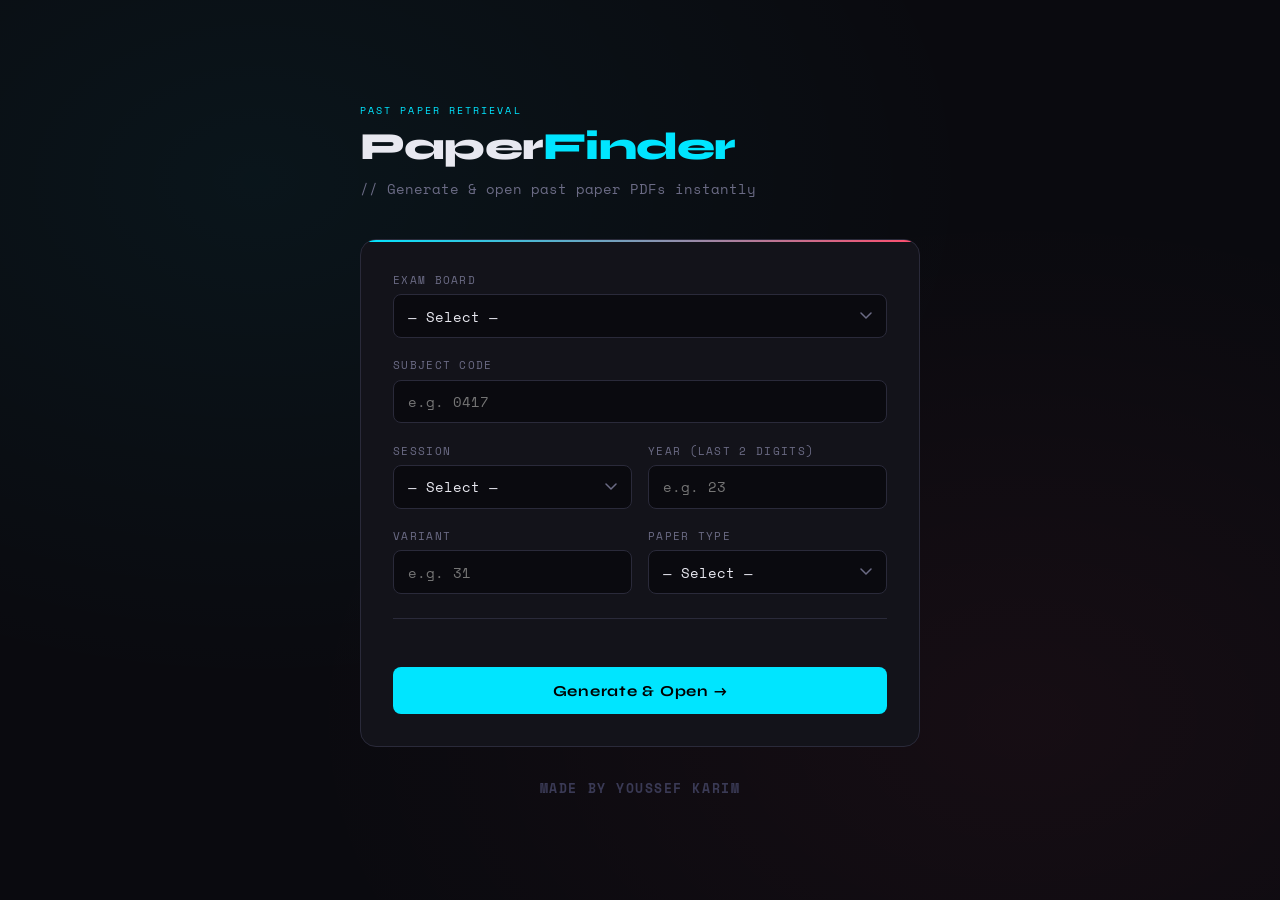
<file: PastPaperFinder-by_Youssef_Karim.html>
<!DOCTYPE html>
<html lang="en">
<head>
<meta charset="UTF-8">
<meta name="viewport" content="width=device-width, initial-scale=1.0">
<title>Past Paper Finder</title>
<link href="https://fonts.googleapis.com/css2?family=Space+Mono:wght@400;700&family=Syne:wght@400;700;800&display=swap" rel="stylesheet">
<style>
  :root {
    --bg: #0a0a0f;
    --surface: #13131a;
    --border: #2a2a3a;
    --accent: #00e5ff;
    --accent2: #ff4d6d;
    --text: #e8e8f0;
    --muted: #6b6b85;
    --success: #00ffaa;
  }

  * { box-sizing: border-box; margin: 0; padding: 0; }

  body {
    background: var(--bg);
    color: var(--text);
    font-family: 'Syne', sans-serif;
    min-height: 100vh;
    display: flex;
    flex-direction: column;
    align-items: center;
    justify-content: center;
    padding: 2rem 1rem;
    background-image: 
      radial-gradient(ellipse at 20% 20%, rgba(0,229,255,0.05) 0%, transparent 50%),
      radial-gradient(ellipse at 80% 80%, rgba(255,77,109,0.05) 0%, transparent 50%);
  }

  .container {
    width: 100%;
    max-width: 560px;
  }

  header {
    margin-bottom: 2.5rem;
  }

  .label-top {
    font-family: 'Space Mono', monospace;
    font-size: 0.65rem;
    letter-spacing: 0.2em;
    color: var(--accent);
    text-transform: uppercase;
    margin-bottom: 0.5rem;
  }

  h1 {
    font-size: 2.4rem;
    font-weight: 800;
    line-height: 1.1;
    letter-spacing: -0.02em;
  }

  h1 span { color: var(--accent); }

  .subtitle {
    margin-top: 0.6rem;
    color: var(--muted);
    font-size: 0.9rem;
    font-family: 'Space Mono', monospace;
  }

  .card {
    background: var(--surface);
    border: 1px solid var(--border);
    border-radius: 16px;
    padding: 2rem;
    position: relative;
    overflow: hidden;
  }

  .card::before {
    content: '';
    position: absolute;
    top: 0; left: 0; right: 0;
    height: 2px;
    background: linear-gradient(90deg, var(--accent), var(--accent2));
  }

  .field-group {
    display: grid;
    gap: 1.2rem;
  }

  .field {
    display: flex;
    flex-direction: column;
    gap: 0.4rem;
  }

  .field label {
    font-family: 'Space Mono', monospace;
    font-size: 0.68rem;
    letter-spacing: 0.12em;
    text-transform: uppercase;
    color: var(--muted);
  }

  .field select,
  .field input {
    background: var(--bg);
    border: 1px solid var(--border);
    border-radius: 8px;
    color: var(--text);
    font-family: 'Space Mono', monospace;
    font-size: 0.88rem;
    padding: 0.65rem 0.9rem;
    width: 100%;
    outline: none;
    transition: border-color 0.2s, box-shadow 0.2s;
    appearance: none;
    -webkit-appearance: none;
  }

  .field select {
    background-image: url("data:image/svg+xml,%3Csvg xmlns='http://www.w3.org/2000/svg' width='12' height='8' viewBox='0 0 12 8'%3E%3Cpath d='M1 1l5 5 5-5' stroke='%236b6b85' stroke-width='1.5' fill='none' stroke-linecap='round'/%3E%3C/svg%3E");
    background-repeat: no-repeat;
    background-position: right 0.9rem center;
    padding-right: 2.2rem;
    cursor: pointer;
  }

  .field select:focus,
  .field input:focus {
    border-color: var(--accent);
    box-shadow: 0 0 0 3px rgba(0,229,255,0.1);
  }

  .field select option {
    background: #1a1a25;
  }

  .row-2 {
    display: grid;
    grid-template-columns: 1fr 1fr;
    gap: 1rem;
  }

  .divider {
    height: 1px;
    background: var(--border);
    margin: 1.5rem 0;
  }

  .btn-generate {
    width: 100%;
    padding: 0.9rem;
    background: var(--accent);
    color: #000;
    border: none;
    border-radius: 8px;
    font-family: 'Syne', sans-serif;
    font-weight: 700;
    font-size: 0.95rem;
    letter-spacing: 0.05em;
    cursor: pointer;
    transition: opacity 0.2s, transform 0.1s;
    margin-top: 1.5rem;
  }

  .btn-generate:hover { opacity: 0.85; }
  .btn-generate:active { transform: scale(0.98); }

  .result-box {
    margin-top: 1.2rem;
    background: var(--bg);
    border: 1px solid var(--border);
    border-radius: 10px;
    padding: 1rem;
    display: none;
    animation: fadeIn 0.3s ease;
  }

  .result-box.show { display: block; }

  @keyframes fadeIn {
    from { opacity: 0; transform: translateY(6px); }
    to   { opacity: 1; transform: translateY(0); }
  }

  .result-label {
    font-family: 'Space Mono', monospace;
    font-size: 0.6rem;
    letter-spacing: 0.15em;
    text-transform: uppercase;
    color: var(--success);
    margin-bottom: 0.5rem;
  }

  .result-url {
    font-family: 'Space Mono', monospace;
    font-size: 0.72rem;
    color: var(--muted);
    word-break: break-all;
    line-height: 1.6;
  }

  .result-actions {
    display: flex;
    gap: 0.6rem;
    margin-top: 1rem;
  }

  .btn-open, .btn-copy {
    flex: 1;
    padding: 0.6rem;
    border-radius: 7px;
    border: none;
    font-family: 'Syne', sans-serif;
    font-weight: 700;
    font-size: 0.8rem;
    cursor: pointer;
    transition: opacity 0.2s;
  }

  .btn-open {
    background: var(--accent2);
    color: #fff;
  }

  .btn-copy {
    background: var(--border);
    color: var(--text);
  }

  .btn-open:hover, .btn-copy:hover { opacity: 0.8; }

  .error-msg {
    margin-top: 1rem;
    background: rgba(255,77,109,0.1);
    border: 1px solid var(--accent2);
    border-radius: 8px;
    padding: 0.8rem 1rem;
    font-family: 'Space Mono', monospace;
    font-size: 0.75rem;
    color: var(--accent2);
    display: none;
  }

  .error-msg.show { display: block; }

  /* AQA-specific hidden field */
  .aqa-only { display: none; }

  @media (max-width: 480px) {
    h1 { font-size: 1.8rem; }
    .row-2 { grid-template-columns: 1fr; }
  }
</style>
</head>
<body>
<div class="container">
  <header>
    <p class="label-top">Past Paper Retrieval</p>
    <h1>Paper<span>Finder</span></h1>
    <p class="subtitle">// Generate & open past paper PDFs instantly</p>
  </header>

  <div class="card">
    <div class="field-group">

      <!-- Exam Board -->
      <div class="field">
        <label>Exam Board</label>
        <select id="board" onchange="onBoardChange()">
          <option value="">— Select —</option>
          <option value="CAIE">CAIE (Cambridge)</option>
          <option value="AQA">AQA (Oxford)</option>
        </select>
      </div>

      <!-- Subject Code -->
      <div class="field">
        <label>Subject Code</label>
        <input type="text" id="code" placeholder="e.g. 0417" maxlength="10" />
      </div>

      <div class="row-2">
        <!-- Session -->
        <div class="field">
          <label>Session</label>
          <select id="session">
            <option value="">— Select —</option>
            <!-- Options set dynamically -->
          </select>
        </div>

        <!-- Year -->
        <div class="field">
          <label>Year (last 2 digits)</label>
          <input type="text" id="year" placeholder="e.g. 23" maxlength="2" />
        </div>
      </div>

      <div class="row-2">
        <!-- Variant -->
        <div class="field">
          <label>Variant</label>
          <input type="text" id="variant" placeholder="e.g. 31" maxlength="2" />
        </div>

        <!-- QP / MS -->
        <div class="field">
          <label>Paper Type</label>
          <select id="papertype">
            <option value="">— Select —</option>
            <option value="qp">Question Paper (QP)</option>
            <option value="ms">Mark Scheme (MS)</option>
          </select>
        </div>
      </div>

    </div>

    <div class="divider"></div>

    <button class="btn-generate" onclick="generate()">Generate &amp; Open →</button>

    <div class="error-msg" id="errorMsg"></div>

    <div class="result-box" id="resultBox">
      <p class="result-label">✓ URL Generated</p>
      <p class="result-url" id="resultUrl"></p>
      <div class="result-actions">
        <button class="btn-open" onclick="openUrl()">Open in Browser</button>
        <button class="btn-copy" onclick="copyUrl()">Copy URL</button>
      </div>
    </div>
  </div>
</div>

<footer style="margin-top:2rem; text-align:center; font-family:'Space Mono',monospace; font-size:0.8rem; font-weight:700; letter-spacing:0.12em; color:#3a3a55;">
  MADE BY YOUSSEF KARIM
</footer>

<script>
  let generatedUrl = '';

  const caieSessionMap = { 'O/N': 's', 'M/J': 'm', 'F/M': 'w' };
  const aqaSessionMap  = { 'Jun': 'jun', 'Nov': 'nov' };

  function onBoardChange() {
    const board = document.getElementById('board').value;
    const sessionSel = document.getElementById('session');

    sessionSel.innerHTML = '<option value="">— Select —</option>';

    if (board === 'CAIE') {
      [['O/N (Oct/Nov)', 's'], ['M/J (May/Jun)', 'm'], ['F/M (Feb/Mar)', 'w']].forEach(([label, val]) => {
        sessionSel.innerHTML += `<option value="${val}">${label}</option>`;
      });
    } else if (board === 'AQA') {
      [['Jun', 'jun'], ['Nov', 'nov']].forEach(([label, val]) => {
        sessionSel.innerHTML += `<option value="${val}">${label}</option>`;
      });
    }

    hideResult();
  }

  function generate() {
    const board     = document.getElementById('board').value;
    const code      = document.getElementById('code').value.trim();
    const session   = document.getElementById('session').value;
    const year      = document.getElementById('year').value.trim();
    const variant   = document.getElementById('variant').value.trim();
    const papertype = document.getElementById('papertype').value;

    const errEl = document.getElementById('errorMsg');

    // Validation
    if (!board || !code || !session || !year || !variant || !papertype) {
      showError('Please fill in all fields.');
      return;
    }
    if (!/^\d{2}$/.test(year)) {
      showError('Year must be exactly 2 digits (e.g. 23).');
      return;
    }

    let url = '';

    if (board === 'CAIE') {
      // https://pastpapers.papacambridge.com/directories/CAIE/CAIE-pastpapers/upload/
      // {code}_{session}{year}_{qp/ms}_{variant}.pdf
      url = `https://pastpapers.papacambridge.com/directories/CAIE/CAIE-pastpapers/upload/${code}_${session}${year}_${papertype}_${variant}.pdf`;

    } else if (board === 'AQA') {
      // https://pastpapers.papacambridge.com/directories/AQA/AQA-pastpapers/upload/
      // aqa-{code}{variant}-{qp/ms}-{jun/nov}{year}.pdf
      url = `https://pastpapers.papacambridge.com/directories/AQA/AQA-pastpapers/upload/aqa-${code}${variant}-${papertype}-${session}${year}.pdf`;
    }

    generatedUrl = url;

    errEl.classList.remove('show');
    document.getElementById('resultUrl').textContent = url;
    document.getElementById('resultBox').classList.add('show');

    // Auto-open
    window.open(url, '_blank');
  }

  function openUrl() {
    if (generatedUrl) window.open(generatedUrl, '_blank');
  }

  function copyUrl() {
    if (!generatedUrl) return;
    navigator.clipboard.writeText(generatedUrl).then(() => {
      const btn = document.querySelector('.btn-copy');
      btn.textContent = 'Copied!';
      setTimeout(() => btn.textContent = 'Copy URL', 1800);
    });
  }

  function showError(msg) {
    const el = document.getElementById('errorMsg');
    el.textContent = msg;
    el.classList.add('show');
    hideResult();
  }

  function hideResult() {
    document.getElementById('resultBox').classList.remove('show');
    document.getElementById('errorMsg').classList.remove('show');
  }
</script>
</body>
</html>
</file>
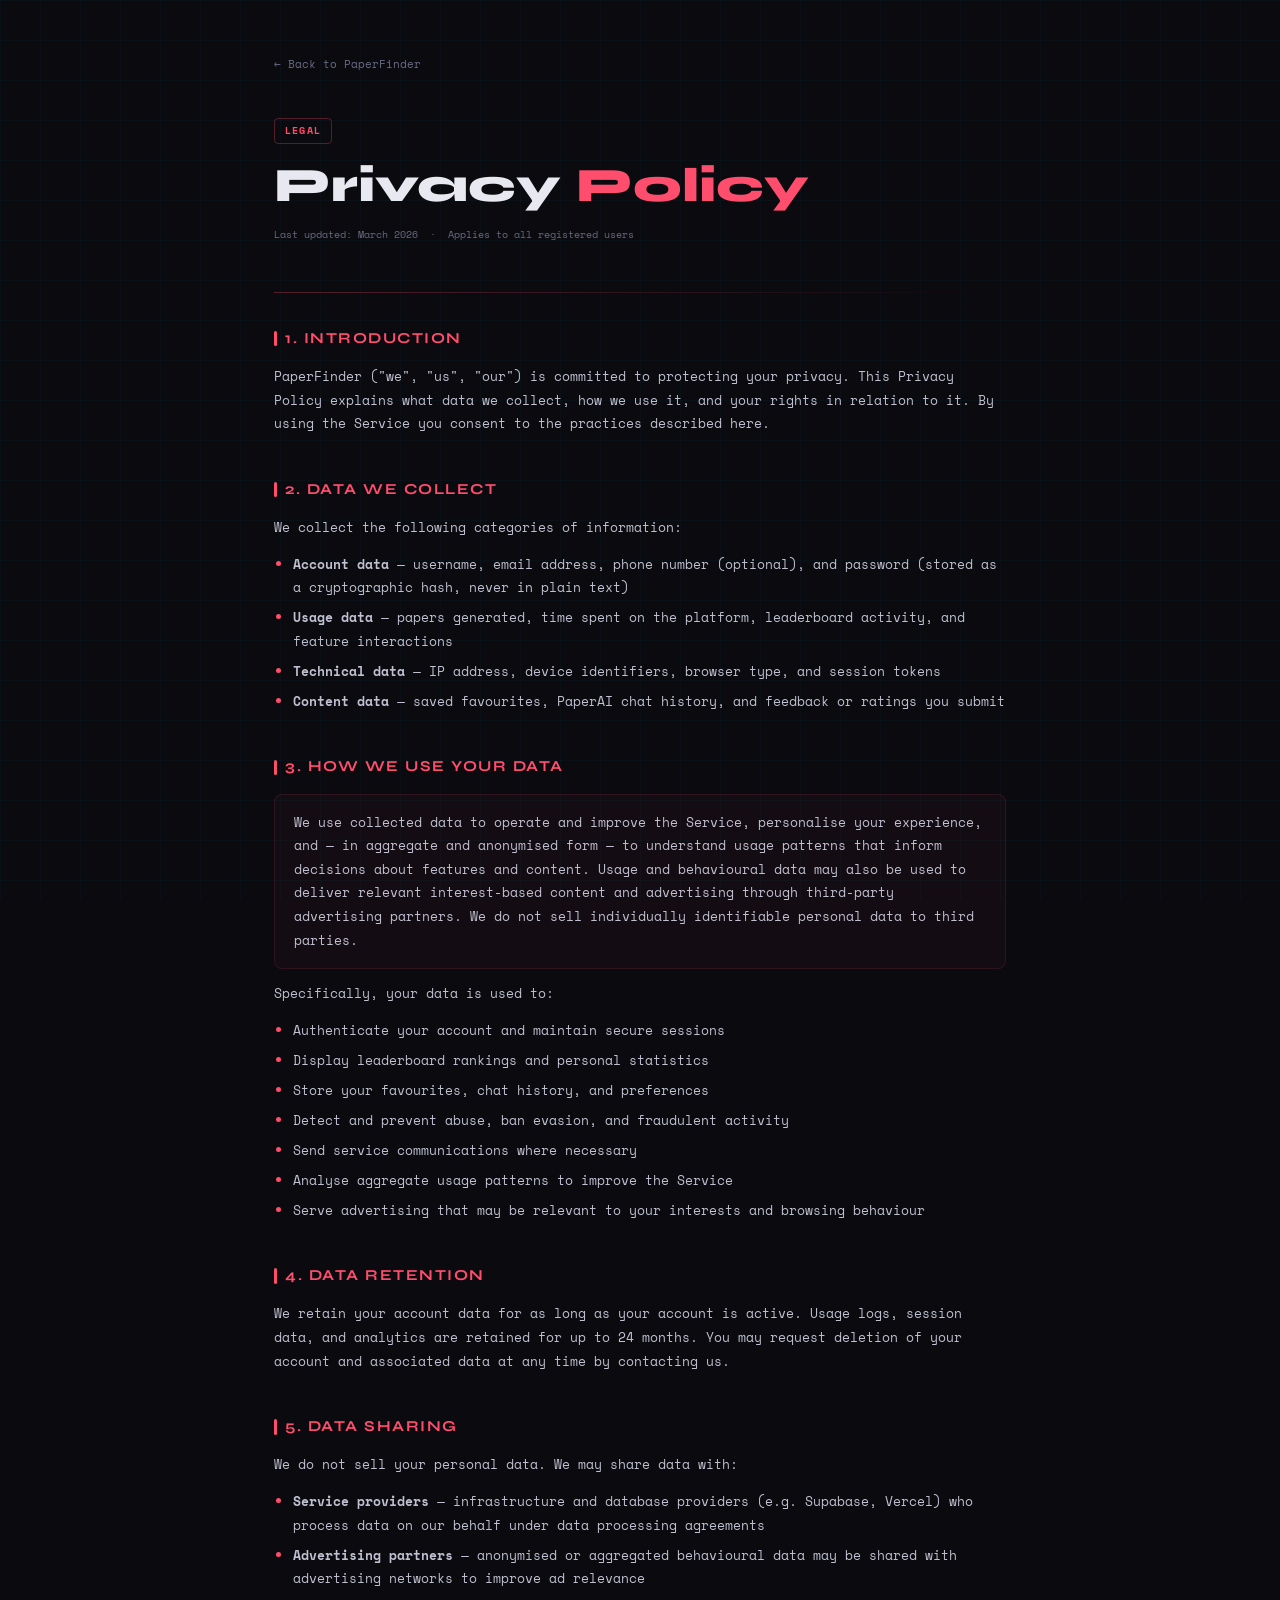
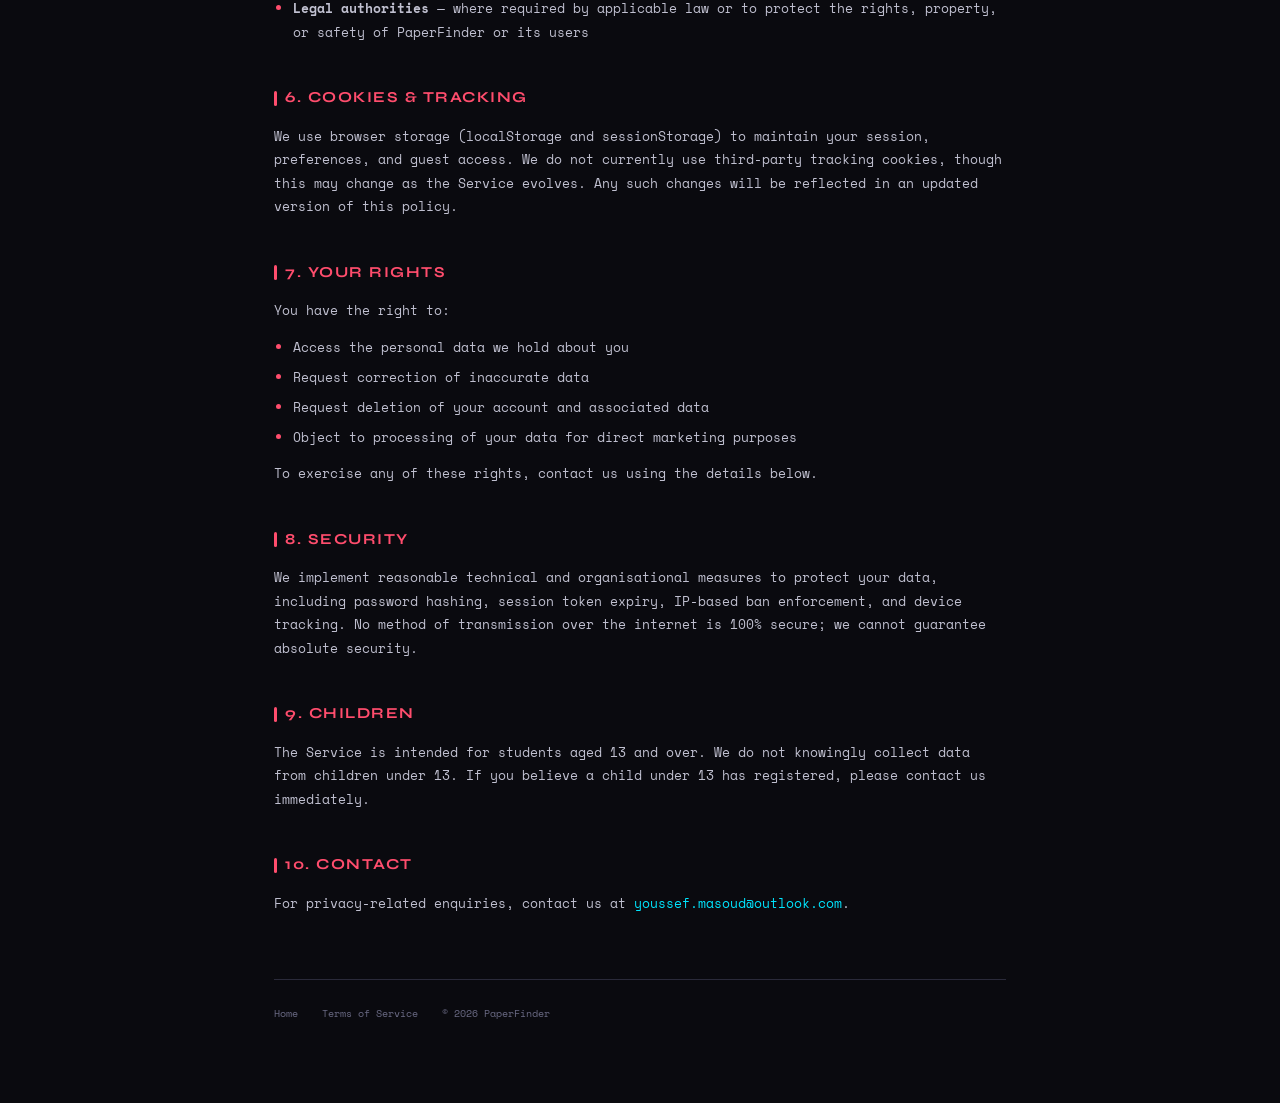
<file: Privacy.html>
<!DOCTYPE html>
<html lang="en">
<head>
<meta charset="UTF-8">
<meta name="viewport" content="width=device-width, initial-scale=1.0">
<title>Privacy Policy — PaperFinder</title>
<link rel="icon" type="image/png" href="/favicon.png">
<link href="https://fonts.googleapis.com/css2?family=Space+Mono:wght@400;700&family=Syne:wght@400;700;800&display=swap" rel="stylesheet">
<style>
  :root {
    --bg: #0a0a0f; --surface: #13131a; --border: #2a2a3a;
    --accent: #00e5ff; --accent2: #ff4d6d; --text: #e8e8f0; --muted: #6b6b85;
  }
  * { box-sizing: border-box; margin: 0; padding: 0; }
  body { background: var(--bg); color: var(--text); font-family: 'Space Mono', monospace; line-height: 1.8; min-height: 100vh; }
  body::before {
    content: ''; position: fixed; inset: 0; pointer-events: none; z-index: 0;
    background-image: linear-gradient(rgba(0,229,255,0.03) 1px, transparent 1px), linear-gradient(90deg, rgba(0,229,255,0.03) 1px, transparent 1px);
    background-size: 40px 40px;
  }
  .wrap { position: relative; z-index: 1; max-width: 780px; margin: 0 auto; padding: 3rem 1.5rem 5rem; }
  .back-link { display: inline-flex; align-items: center; gap: 0.4rem; font-size: 0.7rem; color: var(--muted); text-decoration: none; margin-bottom: 2.5rem; transition: color 0.2s; }
  .back-link:hover { color: var(--accent); }
  .header { margin-bottom: 3rem; }
  .tag { display: inline-block; font-size: 0.6rem; font-weight: 700; letter-spacing: 0.15em; color: #ff4d6d; border: 1px solid rgba(255,77,109,0.3); border-radius: 4px; padding: 0.2rem 0.6rem; margin-bottom: 1rem; text-transform: uppercase; }
  h1 { font-family: 'Syne', sans-serif; font-weight: 800; font-size: clamp(2rem, 5vw, 3rem); line-height: 1.1; margin-bottom: 0.8rem; }
  h1 span { color: var(--accent2); }
  .meta { font-size: 0.65rem; color: var(--muted); }
  .divider { width: 100%; height: 1px; background: linear-gradient(90deg, var(--accent2), transparent); margin: 2rem 0; opacity: 0.3; }
  section { margin-bottom: 2.5rem; }
  h2 { font-family: 'Syne', sans-serif; font-weight: 700; font-size: 0.95rem; color: var(--accent2); text-transform: uppercase; letter-spacing: 0.1em; margin-bottom: 0.8rem; display: flex; align-items: center; gap: 0.5rem; }
  h2::before { content: ''; display: inline-block; width: 3px; height: 1em; background: var(--accent2); border-radius: 2px; flex-shrink: 0; }
  p { font-size: 0.82rem; color: #c0c0d0; margin-bottom: 0.8rem; }
  ul { padding-left: 1.2rem; margin-bottom: 0.8rem; }
  li { font-size: 0.82rem; color: #c0c0d0; margin-bottom: 0.4rem; }
  li::marker { color: var(--accent2); }
  .highlight-box { background: rgba(255,77,109,0.04); border: 1px solid rgba(255,77,109,0.12); border-radius: 8px; padding: 1rem 1.2rem; margin-bottom: 0.8rem; }
  .highlight-box p { margin: 0; }
  a { color: var(--accent); text-decoration: none; }
  a:hover { text-decoration: underline; }
  .footer-links { margin-top: 4rem; padding-top: 1.5rem; border-top: 1px solid var(--border); display: flex; gap: 1.5rem; flex-wrap: wrap; font-size: 0.65rem; color: var(--muted); }
  .footer-links a { color: var(--muted); }
  .footer-links a:hover { color: var(--accent); }
</style>
</head>
<body>
<div class="wrap">
  <a href="/" class="back-link">&#8592; Back to PaperFinder</a>
  <div class="header">
    <div class="tag">Legal</div>
    <h1>Privacy <span>Policy</span></h1>
    <p class="meta">Last updated: March 2026 &nbsp;·&nbsp; Applies to all registered users</p>
  </div>
  <div class="divider"></div>

  <section>
    <h2>1. Introduction</h2>
    <p>PaperFinder ("we", "us", "our") is committed to protecting your privacy. This Privacy Policy explains what data we collect, how we use it, and your rights in relation to it. By using the Service you consent to the practices described here.</p>
  </section>

  <section>
    <h2>2. Data We Collect</h2>
    <p>We collect the following categories of information:</p>
    <ul>
      <li><strong>Account data</strong> — username, email address, phone number (optional), and password (stored as a cryptographic hash, never in plain text)</li>
      <li><strong>Usage data</strong> — papers generated, time spent on the platform, leaderboard activity, and feature interactions</li>
      <li><strong>Technical data</strong> — IP address, device identifiers, browser type, and session tokens</li>
      <li><strong>Content data</strong> — saved favourites, PaperAI chat history, and feedback or ratings you submit</li>
    </ul>
  </section>

  <section>
    <h2>3. How We Use Your Data</h2>
    <div class="highlight-box">
      <p>We use collected data to operate and improve the Service, personalise your experience, and — in aggregate and anonymised form — to understand usage patterns that inform decisions about features and content. Usage and behavioural data may also be used to deliver relevant interest-based content and advertising through third-party advertising partners. We do not sell individually identifiable personal data to third parties.</p>
    </div>
    <p>Specifically, your data is used to:</p>
    <ul>
      <li>Authenticate your account and maintain secure sessions</li>
      <li>Display leaderboard rankings and personal statistics</li>
      <li>Store your favourites, chat history, and preferences</li>
      <li>Detect and prevent abuse, ban evasion, and fraudulent activity</li>
      <li>Send service communications where necessary</li>
      <li>Analyse aggregate usage patterns to improve the Service</li>
      <li>Serve advertising that may be relevant to your interests and browsing behaviour</li>
    </ul>
  </section>

  <section>
    <h2>4. Data Retention</h2>
    <p>We retain your account data for as long as your account is active. Usage logs, session data, and analytics are retained for up to 24 months. You may request deletion of your account and associated data at any time by contacting us.</p>
  </section>

  <section>
    <h2>5. Data Sharing</h2>
    <p>We do not sell your personal data. We may share data with:</p>
    <ul>
      <li><strong>Service providers</strong> — infrastructure and database providers (e.g. Supabase, Vercel) who process data on our behalf under data processing agreements</li>
      <li><strong>Advertising partners</strong> — anonymised or aggregated behavioural data may be shared with advertising networks to improve ad relevance</li>
      <li><strong>Legal authorities</strong> — where required by applicable law or to protect the rights, property, or safety of PaperFinder or its users</li>
    </ul>
  </section>

  <section>
    <h2>6. Cookies & Tracking</h2>
    <p>We use browser storage (localStorage and sessionStorage) to maintain your session, preferences, and guest access. We do not currently use third-party tracking cookies, though this may change as the Service evolves. Any such changes will be reflected in an updated version of this policy.</p>
  </section>

  <section>
    <h2>7. Your Rights</h2>
    <p>You have the right to:</p>
    <ul>
      <li>Access the personal data we hold about you</li>
      <li>Request correction of inaccurate data</li>
      <li>Request deletion of your account and associated data</li>
      <li>Object to processing of your data for direct marketing purposes</li>
    </ul>
    <p>To exercise any of these rights, contact us using the details below.</p>
  </section>

  <section>
    <h2>8. Security</h2>
    <p>We implement reasonable technical and organisational measures to protect your data, including password hashing, session token expiry, IP-based ban enforcement, and device tracking. No method of transmission over the internet is 100% secure; we cannot guarantee absolute security.</p>
  </section>

  <section>
    <h2>9. Children</h2>
    <p>The Service is intended for students aged 13 and over. We do not knowingly collect data from children under 13. If you believe a child under 13 has registered, please contact us immediately.</p>
  </section>

  <section>
    <h2>10. Contact</h2>
    <p>For privacy-related enquiries, contact us at <a id="privEmail" href="#" onclick="this.href='mailto:'+['youssef','.masoud','@','outlook','.com'].join('')+'?subject=Privacy+Policy+Enquiry'">youssef.masoud@outlook.com</a>.</p>
  </section>

  <div class="footer-links">
    <a href="/">Home</a>
    <a href="/terms.html">Terms of Service</a>
    <span>© 2026 PaperFinder</span>
  </div>
</div>
</body>
</html>
</file>
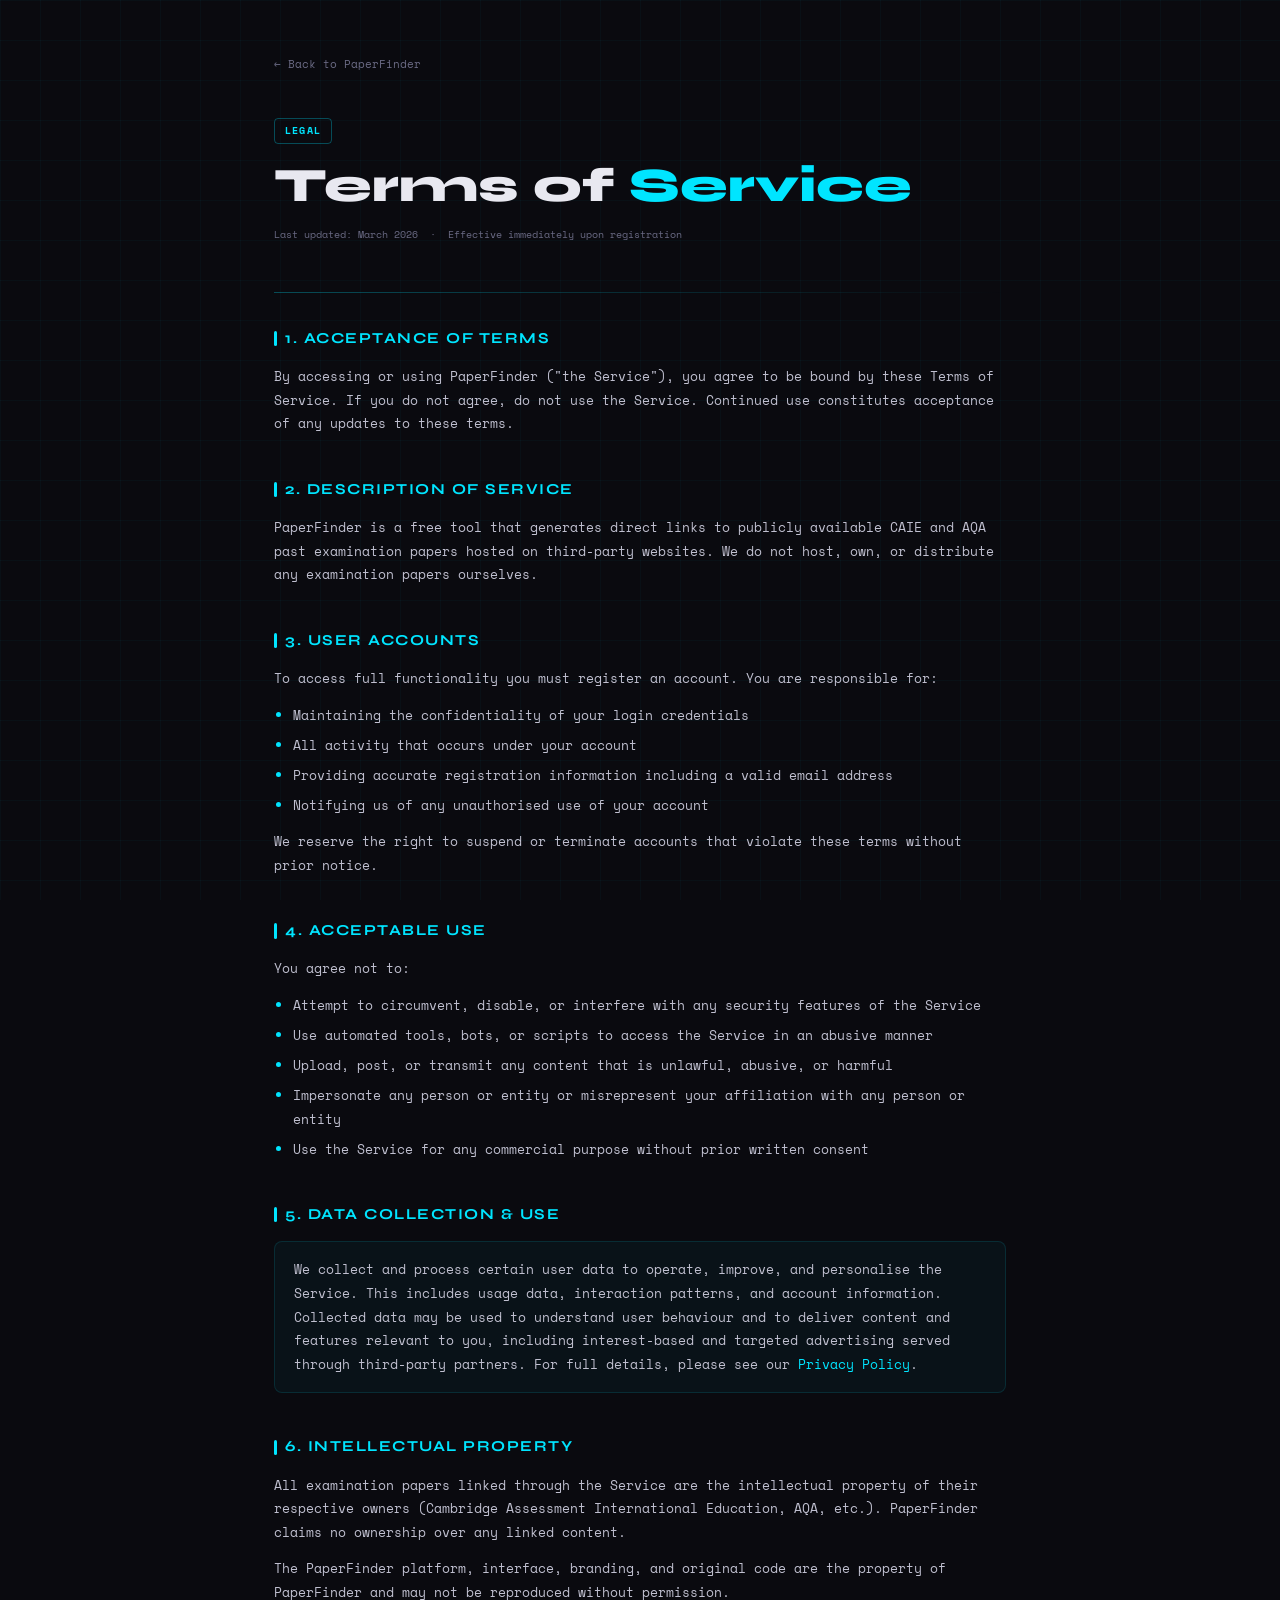
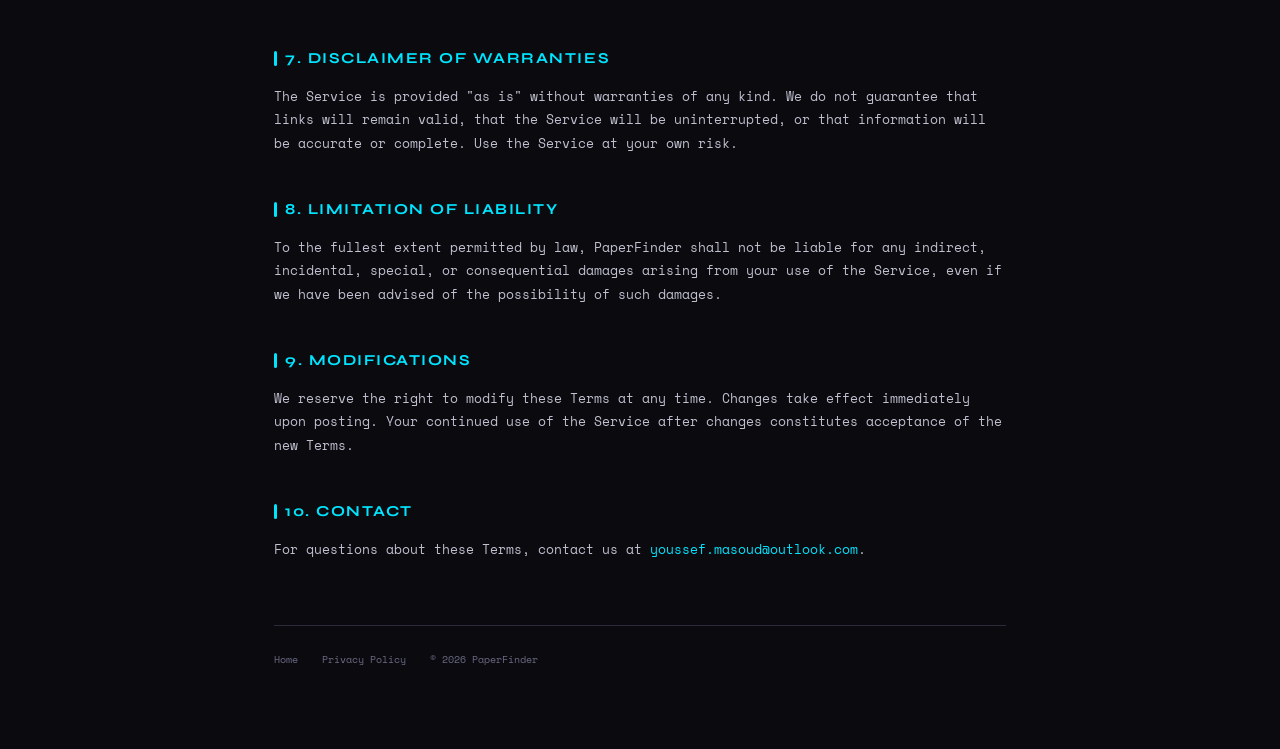
<file: Terms.html>
<!DOCTYPE html>
<html lang="en">
<head>
<meta charset="UTF-8">
<meta name="viewport" content="width=device-width, initial-scale=1.0">
<title>Terms of Service — PaperFinder</title>
<link rel="icon" type="image/png" href="/favicon.png">
<link href="https://fonts.googleapis.com/css2?family=Space+Mono:wght@400;700&family=Syne:wght@400;700;800&display=swap" rel="stylesheet">
<style>
  :root {
    --bg: #0a0a0f;
    --surface: #13131a;
    --border: #2a2a3a;
    --accent: #00e5ff;
    --accent2: #ff4d6d;
    --text: #e8e8f0;
    --muted: #6b6b85;
  }
  * { box-sizing: border-box; margin: 0; padding: 0; }
  body {
    background: var(--bg); color: var(--text);
    font-family: 'Space Mono', monospace;
    line-height: 1.8; min-height: 100vh;
  }
  /* Subtle grid background */
  body::before {
    content: ''; position: fixed; inset: 0; pointer-events: none; z-index: 0;
    background-image:
      linear-gradient(rgba(0,229,255,0.03) 1px, transparent 1px),
      linear-gradient(90deg, rgba(0,229,255,0.03) 1px, transparent 1px);
    background-size: 40px 40px;
  }
  .wrap {
    position: relative; z-index: 1;
    max-width: 780px; margin: 0 auto;
    padding: 3rem 1.5rem 5rem;
  }
  .back-link {
    display: inline-flex; align-items: center; gap: 0.4rem;
    font-size: 0.7rem; color: var(--muted); text-decoration: none;
    margin-bottom: 2.5rem; transition: color 0.2s;
  }
  .back-link:hover { color: var(--accent); }
  .header { margin-bottom: 3rem; }
  .tag {
    display: inline-block; font-size: 0.6rem; font-weight: 700;
    letter-spacing: 0.15em; color: var(--accent);
    border: 1px solid rgba(0,229,255,0.3);
    border-radius: 4px; padding: 0.2rem 0.6rem; margin-bottom: 1rem;
    text-transform: uppercase;
  }
  h1 {
    font-family: 'Syne', sans-serif; font-weight: 800;
    font-size: clamp(2rem, 5vw, 3rem); line-height: 1.1;
    margin-bottom: 0.8rem;
  }
  h1 span { color: var(--accent); }
  .meta { font-size: 0.65rem; color: var(--muted); }
  .divider {
    width: 100%; height: 1px;
    background: linear-gradient(90deg, var(--accent), transparent);
    margin: 2rem 0; opacity: 0.3;
  }
  section { margin-bottom: 2.5rem; }
  h2 {
    font-family: 'Syne', sans-serif; font-weight: 700;
    font-size: 0.95rem; color: var(--accent);
    text-transform: uppercase; letter-spacing: 0.1em;
    margin-bottom: 0.8rem; display: flex; align-items: center; gap: 0.5rem;
  }
  h2::before {
    content: ''; display: inline-block; width: 3px; height: 1em;
    background: var(--accent); border-radius: 2px; flex-shrink: 0;
  }
  p { font-size: 0.82rem; color: #c0c0d0; margin-bottom: 0.8rem; }
  ul { padding-left: 1.2rem; margin-bottom: 0.8rem; }
  li { font-size: 0.82rem; color: #c0c0d0; margin-bottom: 0.4rem; }
  li::marker { color: var(--accent); }
  .highlight-box {
    background: rgba(0,229,255,0.04);
    border: 1px solid rgba(0,229,255,0.12);
    border-radius: 8px; padding: 1rem 1.2rem;
    margin-bottom: 0.8rem;
  }
  .highlight-box p { margin: 0; }
  a { color: var(--accent); text-decoration: none; }
  a:hover { text-decoration: underline; }
  .footer-links {
    margin-top: 4rem; padding-top: 1.5rem;
    border-top: 1px solid var(--border);
    display: flex; gap: 1.5rem; flex-wrap: wrap;
    font-size: 0.65rem; color: var(--muted);
  }
  .footer-links a { color: var(--muted); }
  .footer-links a:hover { color: var(--accent); }
</style>
</head>
<body>
<div class="wrap">
  <a href="/" class="back-link">&#8592; Back to PaperFinder</a>
  <div class="header">
    <div class="tag">Legal</div>
    <h1>Terms of <span>Service</span></h1>
    <p class="meta">Last updated: March 2026 &nbsp;·&nbsp; Effective immediately upon registration</p>
  </div>
  <div class="divider"></div>

  <section>
    <h2>1. Acceptance of Terms</h2>
    <p>By accessing or using PaperFinder ("the Service"), you agree to be bound by these Terms of Service. If you do not agree, do not use the Service. Continued use constitutes acceptance of any updates to these terms.</p>
  </section>

  <section>
    <h2>2. Description of Service</h2>
    <p>PaperFinder is a free tool that generates direct links to publicly available CAIE and AQA past examination papers hosted on third-party websites. We do not host, own, or distribute any examination papers ourselves.</p>
  </section>

  <section>
    <h2>3. User Accounts</h2>
    <p>To access full functionality you must register an account. You are responsible for:</p>
    <ul>
      <li>Maintaining the confidentiality of your login credentials</li>
      <li>All activity that occurs under your account</li>
      <li>Providing accurate registration information including a valid email address</li>
      <li>Notifying us of any unauthorised use of your account</li>
    </ul>
    <p>We reserve the right to suspend or terminate accounts that violate these terms without prior notice.</p>
  </section>

  <section>
    <h2>4. Acceptable Use</h2>
    <p>You agree not to:</p>
    <ul>
      <li>Attempt to circumvent, disable, or interfere with any security features of the Service</li>
      <li>Use automated tools, bots, or scripts to access the Service in an abusive manner</li>
      <li>Upload, post, or transmit any content that is unlawful, abusive, or harmful</li>
      <li>Impersonate any person or entity or misrepresent your affiliation with any person or entity</li>
      <li>Use the Service for any commercial purpose without prior written consent</li>
    </ul>
  </section>

  <section>
    <h2>5. Data Collection & Use</h2>
    <div class="highlight-box">
      <p>We collect and process certain user data to operate, improve, and personalise the Service. This includes usage data, interaction patterns, and account information. Collected data may be used to understand user behaviour and to deliver content and features relevant to you, including interest-based and targeted advertising served through third-party partners. For full details, please see our <a href="/privacy.html">Privacy Policy</a>.</p>
    </div>
  </section>

  <section>
    <h2>6. Intellectual Property</h2>
    <p>All examination papers linked through the Service are the intellectual property of their respective owners (Cambridge Assessment International Education, AQA, etc.). PaperFinder claims no ownership over any linked content.</p>
    <p>The PaperFinder platform, interface, branding, and original code are the property of PaperFinder and may not be reproduced without permission.</p>
  </section>

  <section>
    <h2>7. Disclaimer of Warranties</h2>
    <p>The Service is provided "as is" without warranties of any kind. We do not guarantee that links will remain valid, that the Service will be uninterrupted, or that information will be accurate or complete. Use the Service at your own risk.</p>
  </section>

  <section>
    <h2>8. Limitation of Liability</h2>
    <p>To the fullest extent permitted by law, PaperFinder shall not be liable for any indirect, incidental, special, or consequential damages arising from your use of the Service, even if we have been advised of the possibility of such damages.</p>
  </section>

  <section>
    <h2>9. Modifications</h2>
    <p>We reserve the right to modify these Terms at any time. Changes take effect immediately upon posting. Your continued use of the Service after changes constitutes acceptance of the new Terms.</p>
  </section>

  <section>
    <h2>10. Contact</h2>
    <p>For questions about these Terms, contact us at <a id="tosEmail" href="#" onclick="this.href='mailto:'+['youssef','.masoud','@','outlook','.com'].join('')+'?subject=Terms+of+Service+Query'">youssef.masoud@outlook.com</a>.</p>
  </section>

  <div class="footer-links">
    <a href="/">Home</a>
    <a href="/privacy.html">Privacy Policy</a>
    <span>© 2026 PaperFinder</span>
  </div>
</div>
</body>
</html>
</file>
